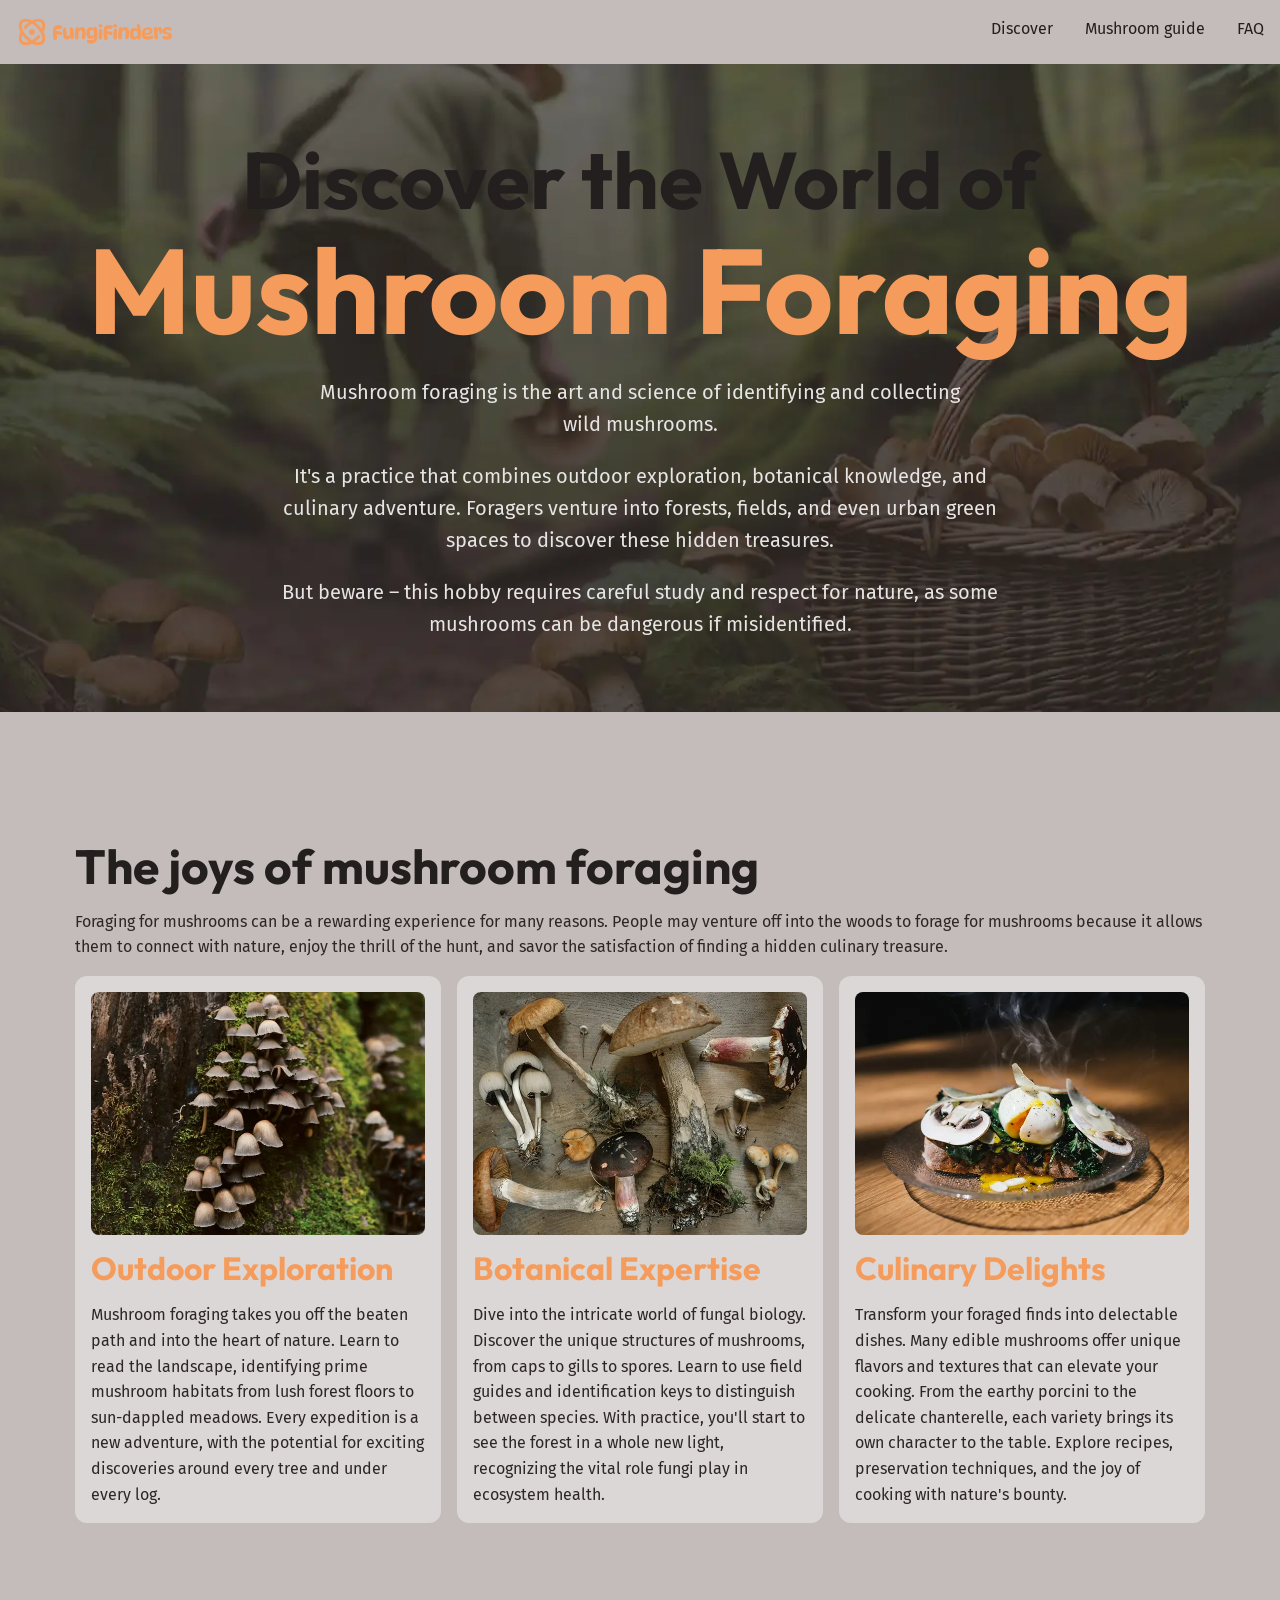
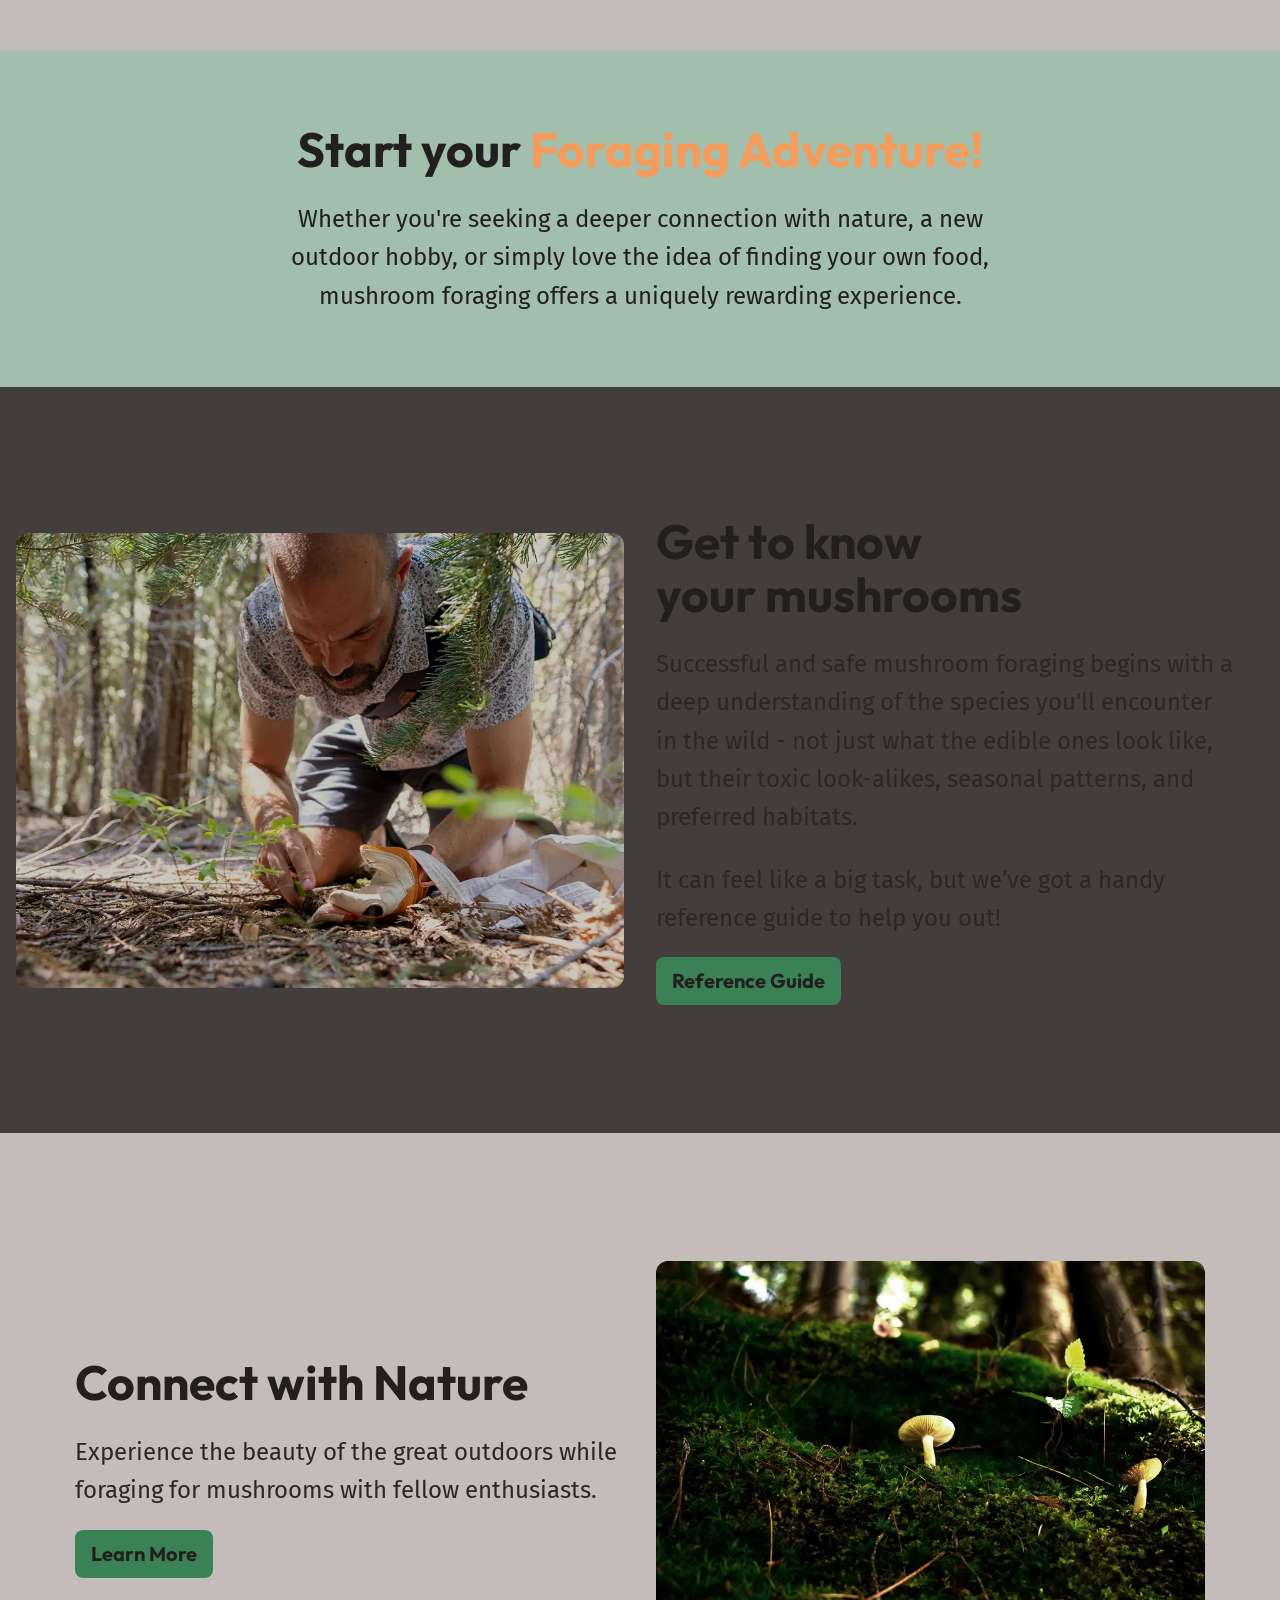
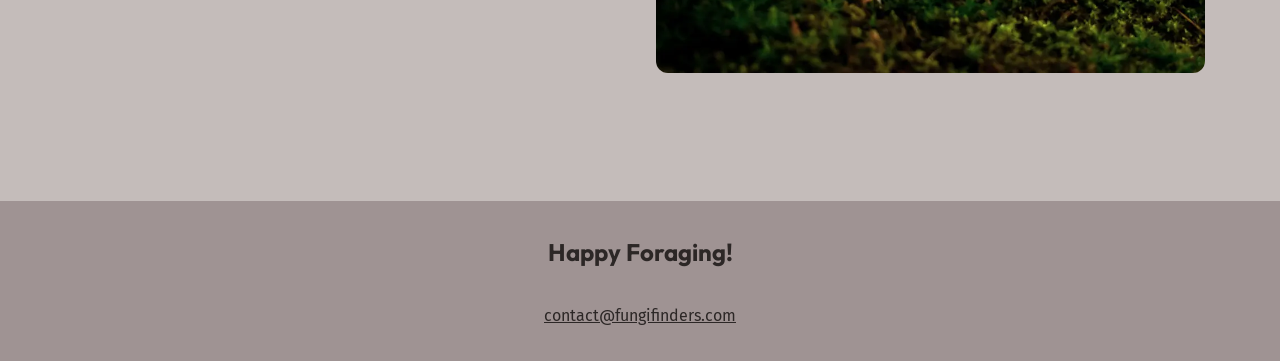
<file: public/index.html>
<!doctype html>
<html lang="en">
  <head>
    <meta charset="UTF-8" />
    <meta name="viewport" content="width=device-width, initial-scale=1.0" />
    <title>FungiFinders</title>
    <link rel="preconnect" href="https://fonts.googleapis.com" />
    <link rel="preconnect" href="https://fonts.gstatic.com" crossorigin />
    <link
      href="https://fonts.googleapis.com/css2?family=Fira+Sans:wght@400;700&family=Outfit:wght@100..900&display=swap"
      rel="stylesheet"
    />
    <link rel="stylesheet" href="style.css" />
    <script src="./main.js" defer></script>
  </head>

  <body>
    <a class="skip-to-main" href="#main">Skip to main content</a>
    <header class="site-header">
      <div class="wrapper" data-width="wide">
        <div class="site-header__inner">
          <a href="./">
            <img class="logo" src="./assets/fungi-finders.svg" />
          </a>
          <button aria-controls="primary-nav" aria-expanded="false">
            <span class="visually-hidden">Menu</span>
            <img src="./assets/hamburger.svg" alt="" />
          </button>
          <nav id="primary-nav" class="primary-navigation">
            <ul role="list">
              <li><a href="./">Discover</a></li>
              <li><a href="./mushroom-guide.html">Mushroom guide</a></li>
              <li><a href="./mushroom-guide.html#faq">FAQ</a></li>
            </ul>
          </nav>
        </div>
      </div>
    </header>

    <main id="main">
      <section class="hero flow section" data-padding="compact">
        <div class="wrapper">
          <h1 class="hero__title">
            Discover the World of <span>Mushroom Foraging</span>
          </h1>
        </div>
        <div class="wrapper" data-width="narrow">
          <div class="flow">
            <p>
              Mushroom foraging is the art and science of identifying and
              collecting wild mushrooms.
            </p>
            <p>
              It's a practice that combines outdoor exploration, botanical
              knowledge, and culinary adventure. Foragers venture into forests,
              fields, and even urban green spaces to discover these hidden
              treasures.
            </p>
            <p>
              But beware – this hobby requires careful study and respect for
              nature, as some mushrooms can be dangerous if misidentified.
            </p>
          </div>
        </div>
      </section>

      <section class="section">
        <div class="wrapper flow">
          <h2 class="section-title">The joys of mushroom foraging</h2>
          <p>
            Foraging for mushrooms can be a rewarding experience for many
            reasons. People may venture off into the woods to forage for
            mushrooms because it allows them to connect with nature, enjoy the
            thrill of the hunt, and savor the satisfaction of finding a hidden
            culinary treasure.
          </p>
          <!-- 3 columns -->
          <div class="equal-columns">
            <div class="card">
              <img
                src="./assets/outdoor-exploration.webp"
                alt="Tightly grouped brown mushrooms growing up a mossy tree trunk"
              />
              <h3 class="card__title">Outdoor Exploration</h3>
              <p>
                Mushroom foraging takes you off the beaten path and into the
                heart of nature. Learn to read the landscape, identifying prime
                mushroom habitats from lush forest floors to sun-dappled
                meadows. Every expedition is a new adventure, with the potential
                for exciting discoveries around every tree and under every log.
              </p>
            </div>
            <div class="card">
              <img
                src="./assets/botanical-expertise.webp"
                alt="Wild mushrooms on a table"
              />
              <h3 class="card__title">Botanical Expertise</h3>
              <p>
                Dive into the intricate world of fungal biology. Discover the
                unique structures of mushrooms, from caps to gills to spores.
                Learn to use field guides and identification keys to distinguish
                between species. With practice, you'll start to see the forest
                in a whole new light, recognizing the vital role fungi play in
                ecosystem health.
              </p>
            </div>
            <div class="card">
              <img
                src="./assets/culinary-delight.webp"
                alt="A plate of food with mushrooms on top"
              />
              <h3 class="card__title">Culinary Delights</h3>
              <p>
                Transform your foraged finds into delectable dishes. Many edible
                mushrooms offer unique flavors and textures that can elevate
                your cooking. From the earthy porcini to the delicate
                chanterelle, each variety brings its own character to the table.
                Explore recipes, preservation techniques, and the joy of cooking
                with nature's bounty.
              </p>
            </div>
          </div>
        </div>
      </section>

      <section
        class="background-accent text-center section"
        data-padding="compact"
      >
        <div class="wrapper" data-width="narrow">
          <div class="flow font-size-lg text-high-contrast">
            <h2 class="section-title">
              Start your
              <span class="text-brand">Foraging Adventure!</span>
            </h2>
            <p>
              Whether you're seeking a deeper connection with nature, a new
              outdoor hobby, or simply love the idea of finding your own food,
              mushroom foraging offers a uniquely rewarding experience.
            </p>
          </div>
        </div>
      </section>

      <section class="background-extra-dark section">
        <!-- 2 columns -->
        <div class="wrapper" data-width="wide">
          <div class="equal-columns" data-gap="large" data-alignment="centered">
            <img
              src="./assets/get-to-know.webp"
              alt="A man on his knees collecting mushrooms in the forests"
            />
            <div class="flow font-size-lg">
              <h2 class="section-title">Get to know your mushrooms</h2>
              <p>
                Successful and safe mushroom foraging begins with a deep
                understanding of the species you'll encounter in the wild - not
                just what the edible ones look like, but their toxic
                look-alikes, seasonal patterns, and preferred habitats.
              </p>
              <p>
                It can feel like a big task, but we’ve got a handy reference
                guide to help you out!
              </p>
              <a href="#" class="button">Reference Guide</a>
            </div>
          </div>
        </div>
      </section>

      <section class="section">
        <!-- 2 columns -->
        <div class="wrapper">
          <div class="equal-columns" data-gap="large" data-alignment="centered">
            <div class="flow font-size-lg">
              <h2 class="section-title">Connect with Nature</h2>
              <p>
                Experience the beauty of the great outdoors while foraging for
                mushrooms with fellow enthusiasts.
              </p>
              <a href="#" class="button">
                Learn More
                <span class="visually-hidden">
                  about mushrooms with our helpful reference guide
                </span>
              </a>
            </div>

            <div>
              <img
                src="./assets/nature.webp"
                alt="Two white mushrooms growing on a mossy forest floor"
              />
            </div>
          </div>
        </div>
      </section>
    </main>

    <footer class="site-footer">
      <p class="site-footer__title">Happy Foraging!</p>
      <a href="mailto:contact@fungifinders.com">contact@fungifinders.com</a>
    </footer>
  </body>
</html>
</file>
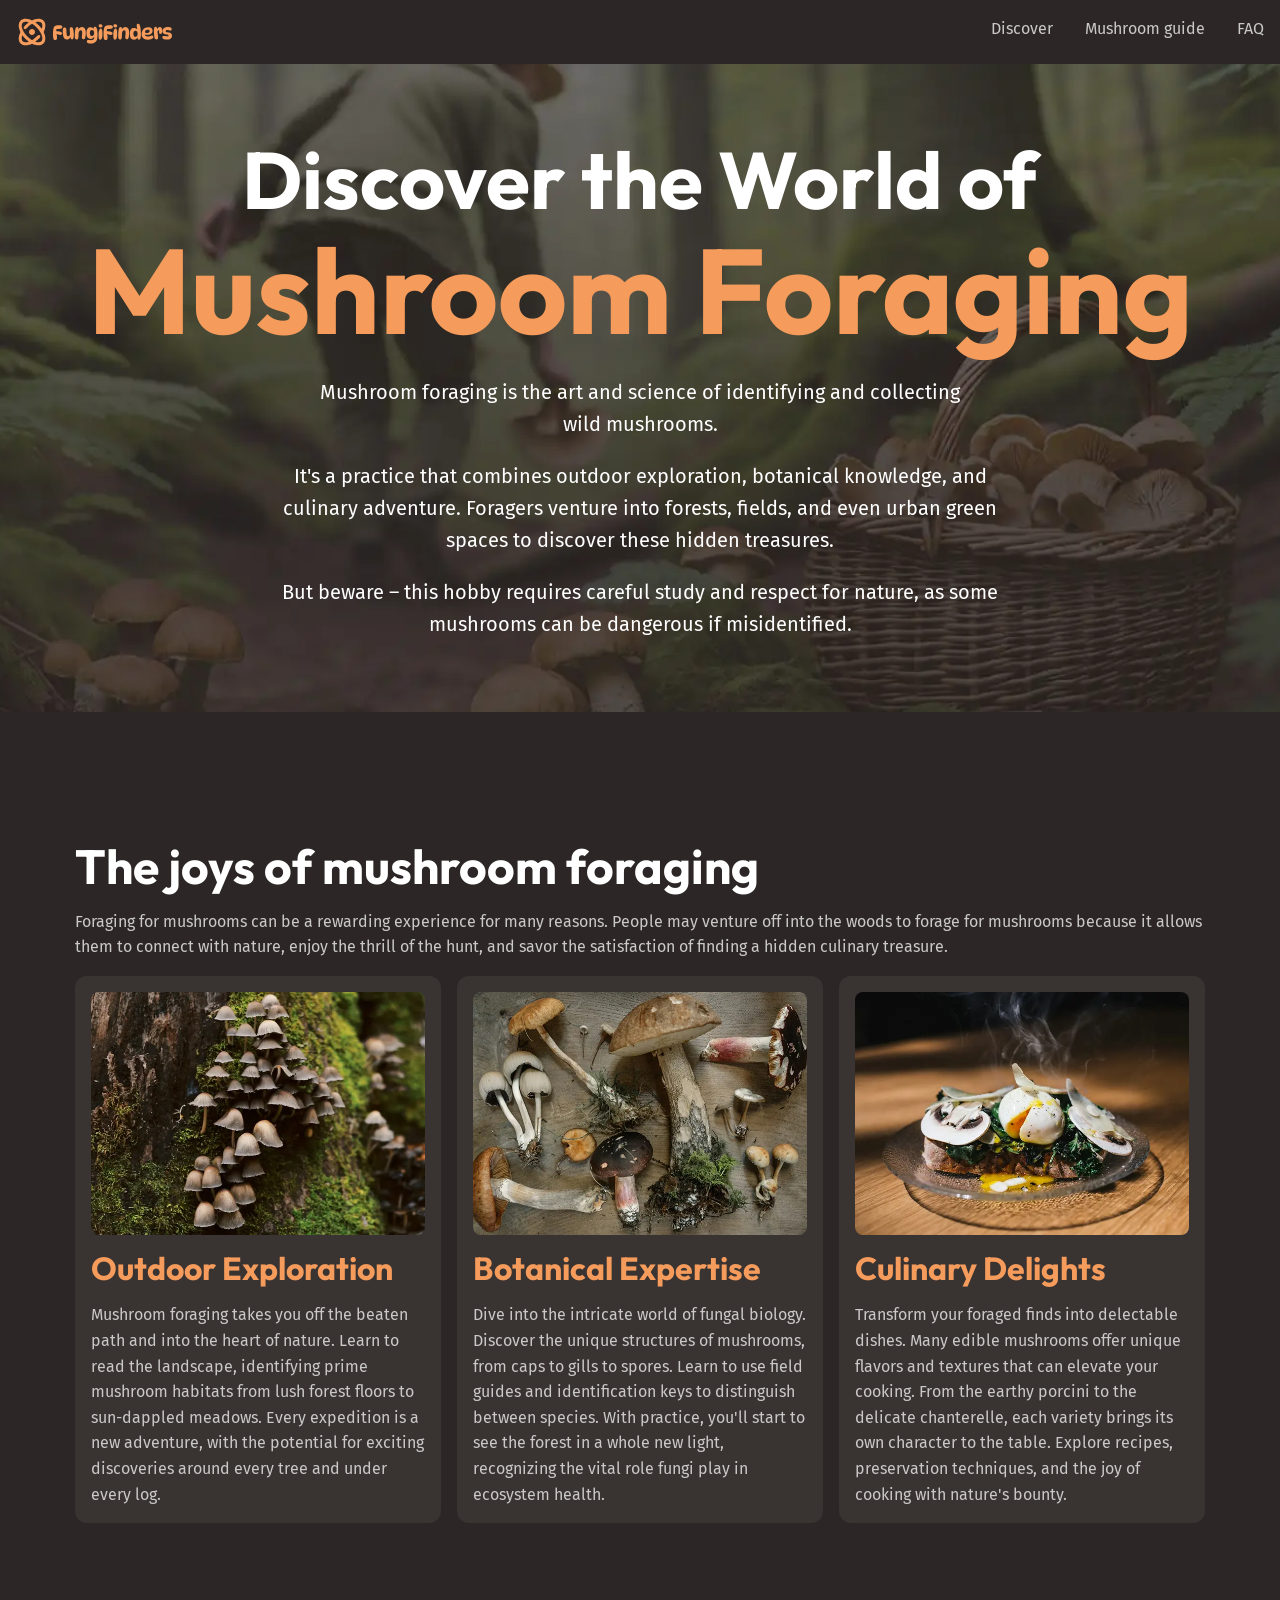
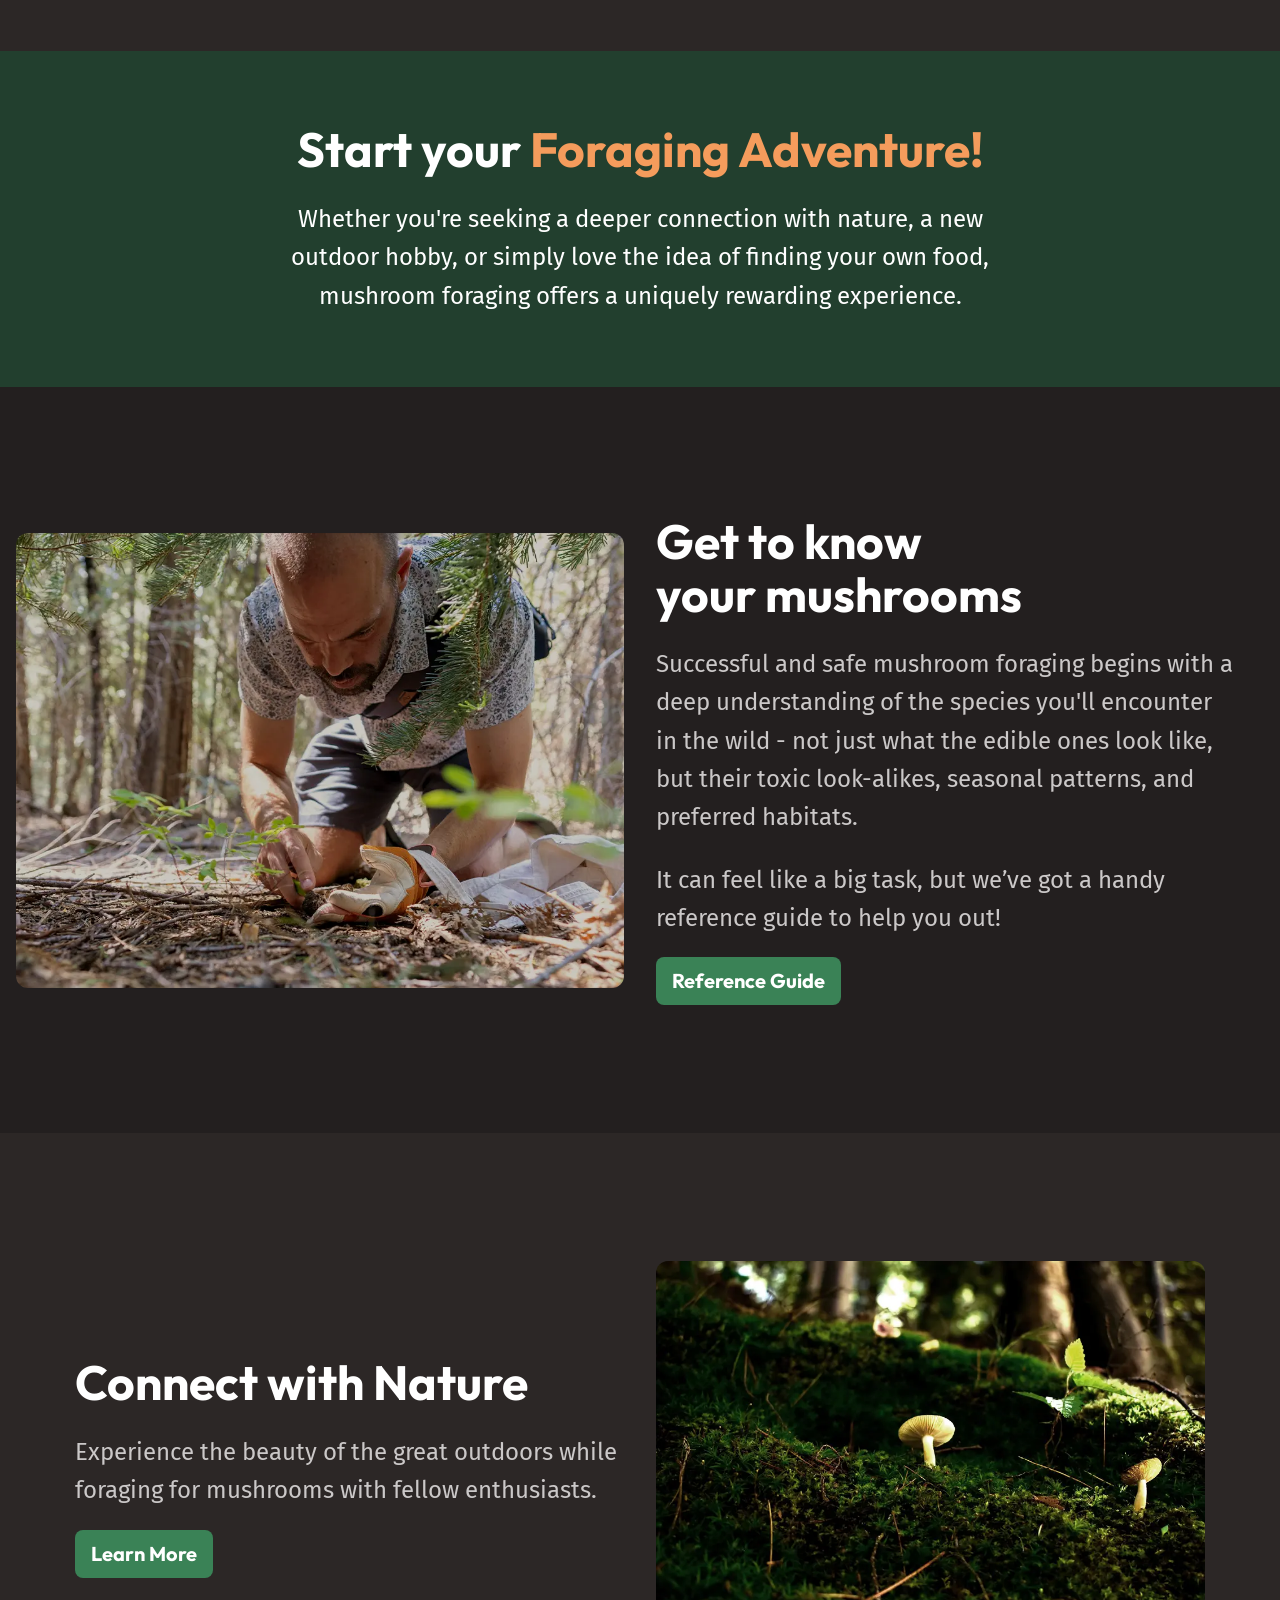
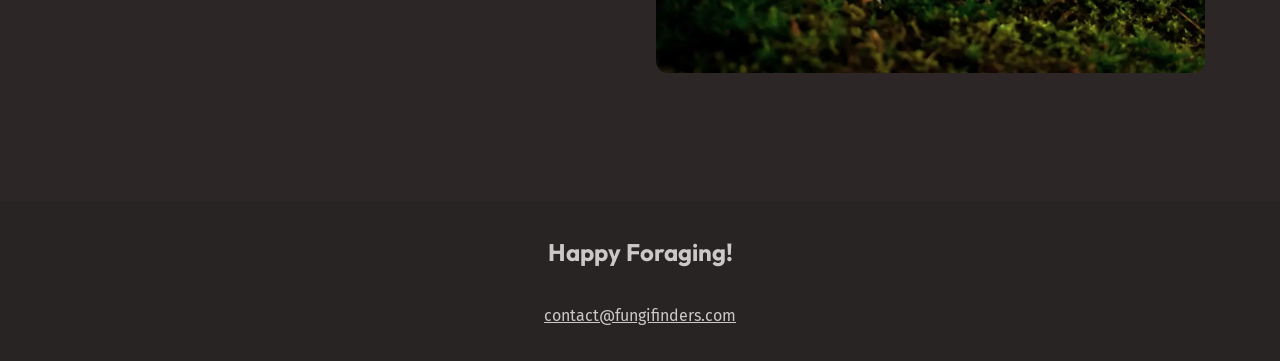
<file: src/index.html>
<!doctype html>
<html lang="en">
  <head>
    <meta charset="UTF-8" />
    <meta name="viewport" content="width=device-width, initial-scale=1.0" />
    <title>FungiFinders</title>
    <link rel="preconnect" href="https://fonts.googleapis.com" />
    <link rel="preconnect" href="https://fonts.gstatic.com" crossorigin />
    <link
      href="https://fonts.googleapis.com/css2?family=Fira+Sans:wght@400;700&family=Outfit:wght@100..900&display=swap"
      rel="stylesheet"
    />
    <link rel="stylesheet" href="style.css" />
  </head>

  <body>
    <header class="site-header">
      <div class="wrapper" data-width="wide">
        <div class="site-header__inner">
          <a href="/">
            <img class="logo" src="../assets/fungi-finders.svg" />
          </a>
          <nav class="primary-navigation">
            <ul>
              <li href="#">Discover</li>
              <li href="#">Mushroom guide</li>
              <li href="#">FAQ</li>
            </ul>
          </nav>
        </div>
      </div>
    </header>

    <main>
      <section class="hero flow section" data-padding="compact">
        <div class="wrapper">
          <h1 class="hero__title">
            Discover the World of <span>Mushroom Foraging</span>
          </h1>
        </div>
        <div class="wrapper" data-width="narrow">
          <div class="flow">
            <p>
              Mushroom foraging is the art and science of identifying and
              collecting wild mushrooms.
            </p>
            <p>
              It's a practice that combines outdoor exploration, botanical
              knowledge, and culinary adventure. Foragers venture into forests,
              fields, and even urban green spaces to discover these hidden
              treasures.
            </p>
            <p>
              But beware – this hobby requires careful study and respect for
              nature, as some mushrooms can be dangerous if misidentified.
            </p>
          </div>
        </div>
      </section>

      <section class="section">
        <div class="wrapper flow">
          <h2 class="section-title">The joys of mushroom foraging</h2>
          <p>
            Foraging for mushrooms can be a rewarding experience for many
            reasons. People may venture off into the woods to forage for
            mushrooms because it allows them to connect with nature, enjoy the
            thrill of the hunt, and savor the satisfaction of finding a hidden
            culinary treasure.
          </p>
          <!-- 3 columns -->
          <div class="equal-columns">
            <div class="card">
              <img
                src="../assets/outdoor-exploration.webp"
                alt="Tightly grouped brown mushrooms growing up a mossy tree trunk"
              />
              <h3 class="card__title">Outdoor Exploration</h3>
              <p>
                Mushroom foraging takes you off the beaten path and into the
                heart of nature. Learn to read the landscape, identifying prime
                mushroom habitats from lush forest floors to sun-dappled
                meadows. Every expedition is a new adventure, with the potential
                for exciting discoveries around every tree and under every log.
              </p>
            </div>
            <div class="card">
              <img
                src="../assets/botanical-expertise.webp"
                alt="Wild mushrooms on a table"
              />
              <h3 class="card__title">Botanical Expertise</h3>
              <p>
                Dive into the intricate world of fungal biology. Discover the
                unique structures of mushrooms, from caps to gills to spores.
                Learn to use field guides and identification keys to distinguish
                between species. With practice, you'll start to see the forest
                in a whole new light, recognizing the vital role fungi play in
                ecosystem health.
              </p>
            </div>
            <div class="card">
              <img
                src="../assets/culinary-delight.webp"
                alt="A plate of food with mushrooms on top"
              />
              <h3 class="card__title">Culinary Delights</h3>
              <p>
                Transform your foraged finds into delectable dishes. Many edible
                mushrooms offer unique flavors and textures that can elevate
                your cooking. From the earthy porcini to the delicate
                chanterelle, each variety brings its own character to the table.
                Explore recipes, preservation techniques, and the joy of cooking
                with nature's bounty.
              </p>
            </div>
          </div>
        </div>
      </section>

      <section
        class="background-accent text-center section"
        data-padding="compact"
      >
        <div class="wrapper" data-width="narrow">
          <div class="flow font-size-lg text-high-contrast">
            <h2 class="section-title">
              Start your
              <span class="text-brand">Foraging Adventure!</span>
            </h2>
            <p>
              Whether you're seeking a deeper connection with nature, a new
              outdoor hobby, or simply love the idea of finding your own food,
              mushroom foraging offers a uniquely rewarding experience.
            </p>
          </div>
        </div>
      </section>

      <section class="background-extra-dark section">
        <!-- 2 columns -->
        <div class="wrapper" data-width="wide">
          <div class="equal-columns" data-gap="large" data-alignment="centered">
            <img
              src="../assets/get-to-know.webp"
              alt="A man on his knees collecting mushrooms in the forests"
            />
            <div class="flow font-size-lg">
              <h2 class="section-title">Get to know your mushrooms</h2>
              <p>
                Successful and safe mushroom foraging begins with a deep
                understanding of the species you'll encounter in the wild - not
                just what the edible ones look like, but their toxic
                look-alikes, seasonal patterns, and preferred habitats.
              </p>
              <p>
                It can feel like a big task, but we’ve got a handy reference
                guide to help you out!
              </p>
              <a href="#" class="button">Reference Guide</a>
            </div>
          </div>
        </div>
      </section>

      <section class="section">
        <!-- 2 columns -->
        <div class="wrapper">
          <div class="equal-columns" data-gap="large" data-alignment="centered">
            <div class="flow font-size-lg">
              <h2 class="section-title">Connect with Nature</h2>
              <p>
                Experience the beauty of the great outdoors while foraging for
                mushrooms with fellow enthusiasts.
              </p>
              <a href="#" class="button">
                Learn More
                <span class="visually-hidden">
                  about mushrooms with our helpful reference guide
                </span>
              </a>
            </div>

            <div>
              <img
                src="../assets/nature.webp"
                alt="Two white mushrooms growing on a mossy forest floor"
              />
            </div>
          </div>
        </div>
      </section>
    </main>

    <footer class="site-footer">
      <p class="site-footer__title">Happy Foraging!</p>
      <a href="mailto:contact@fungifinders.com">contact@fungifinders.com</a>
    </footer>
  </body>
</html>
</file>
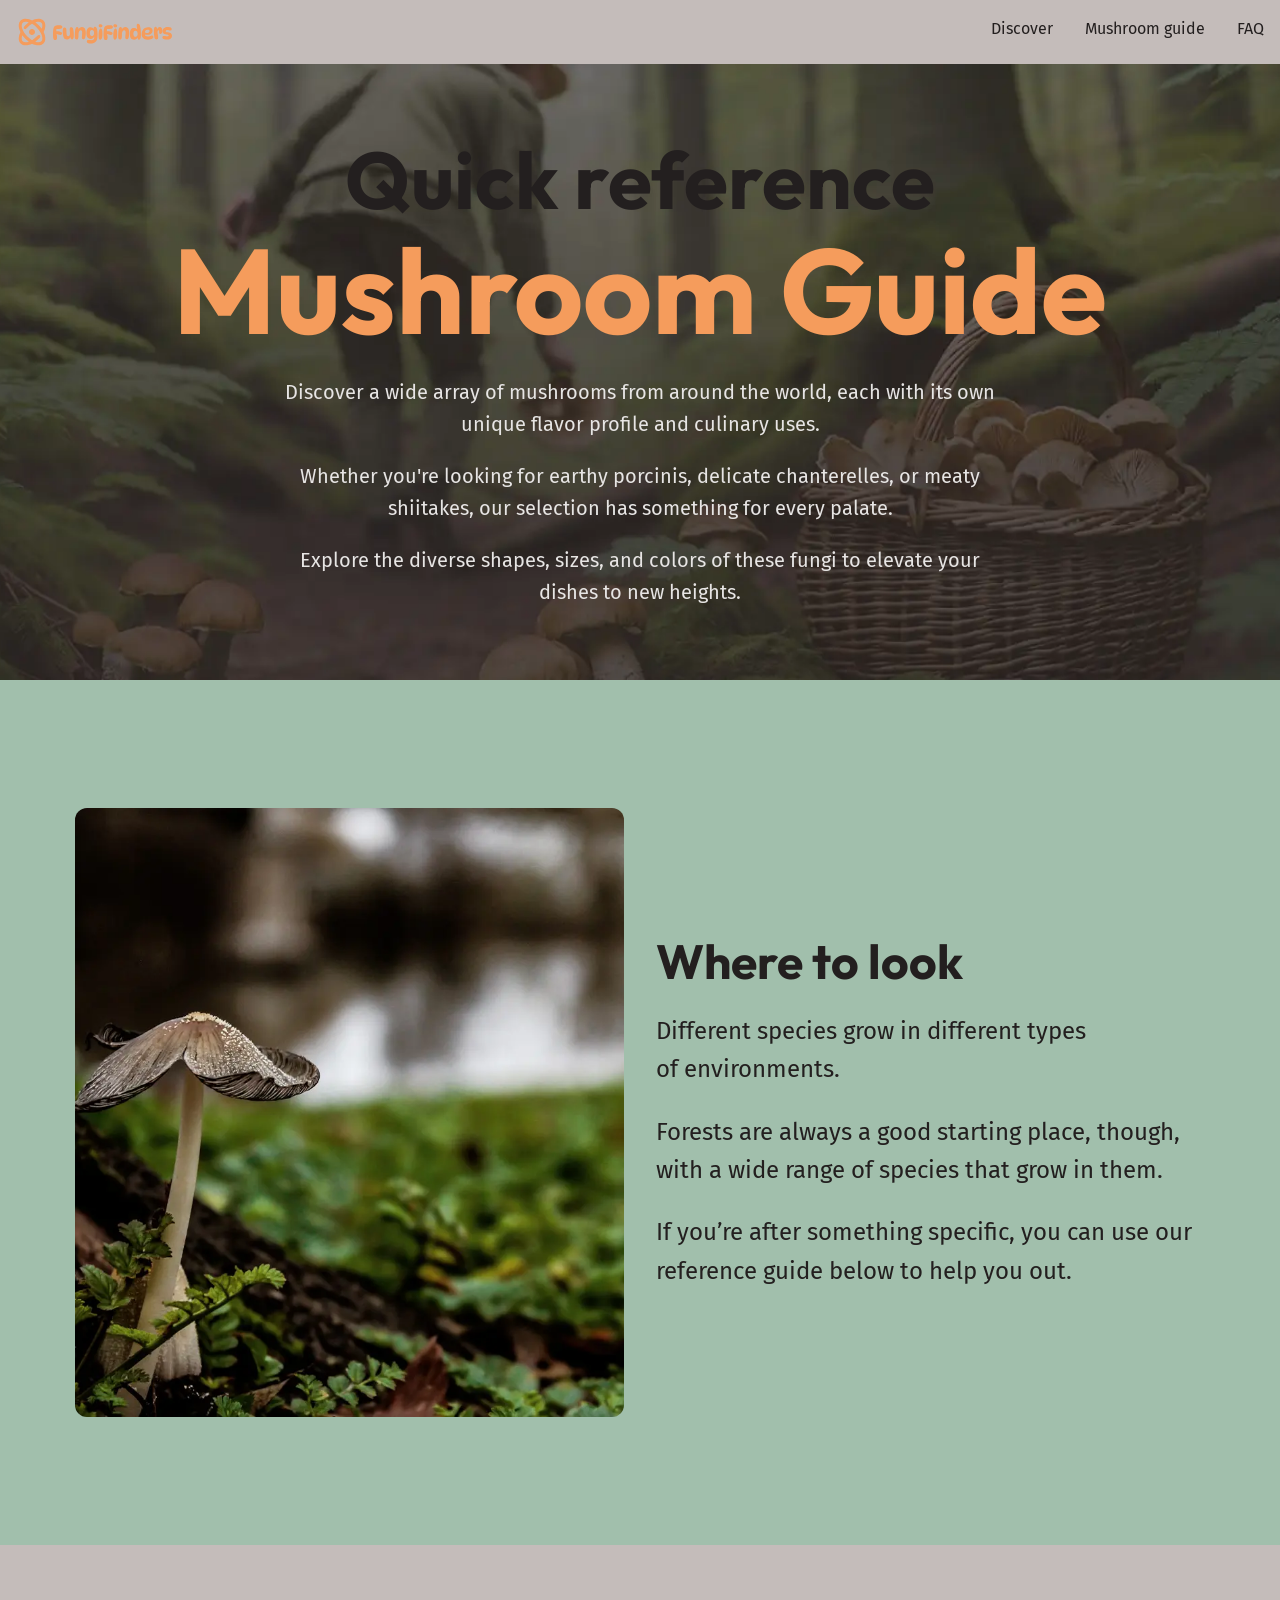
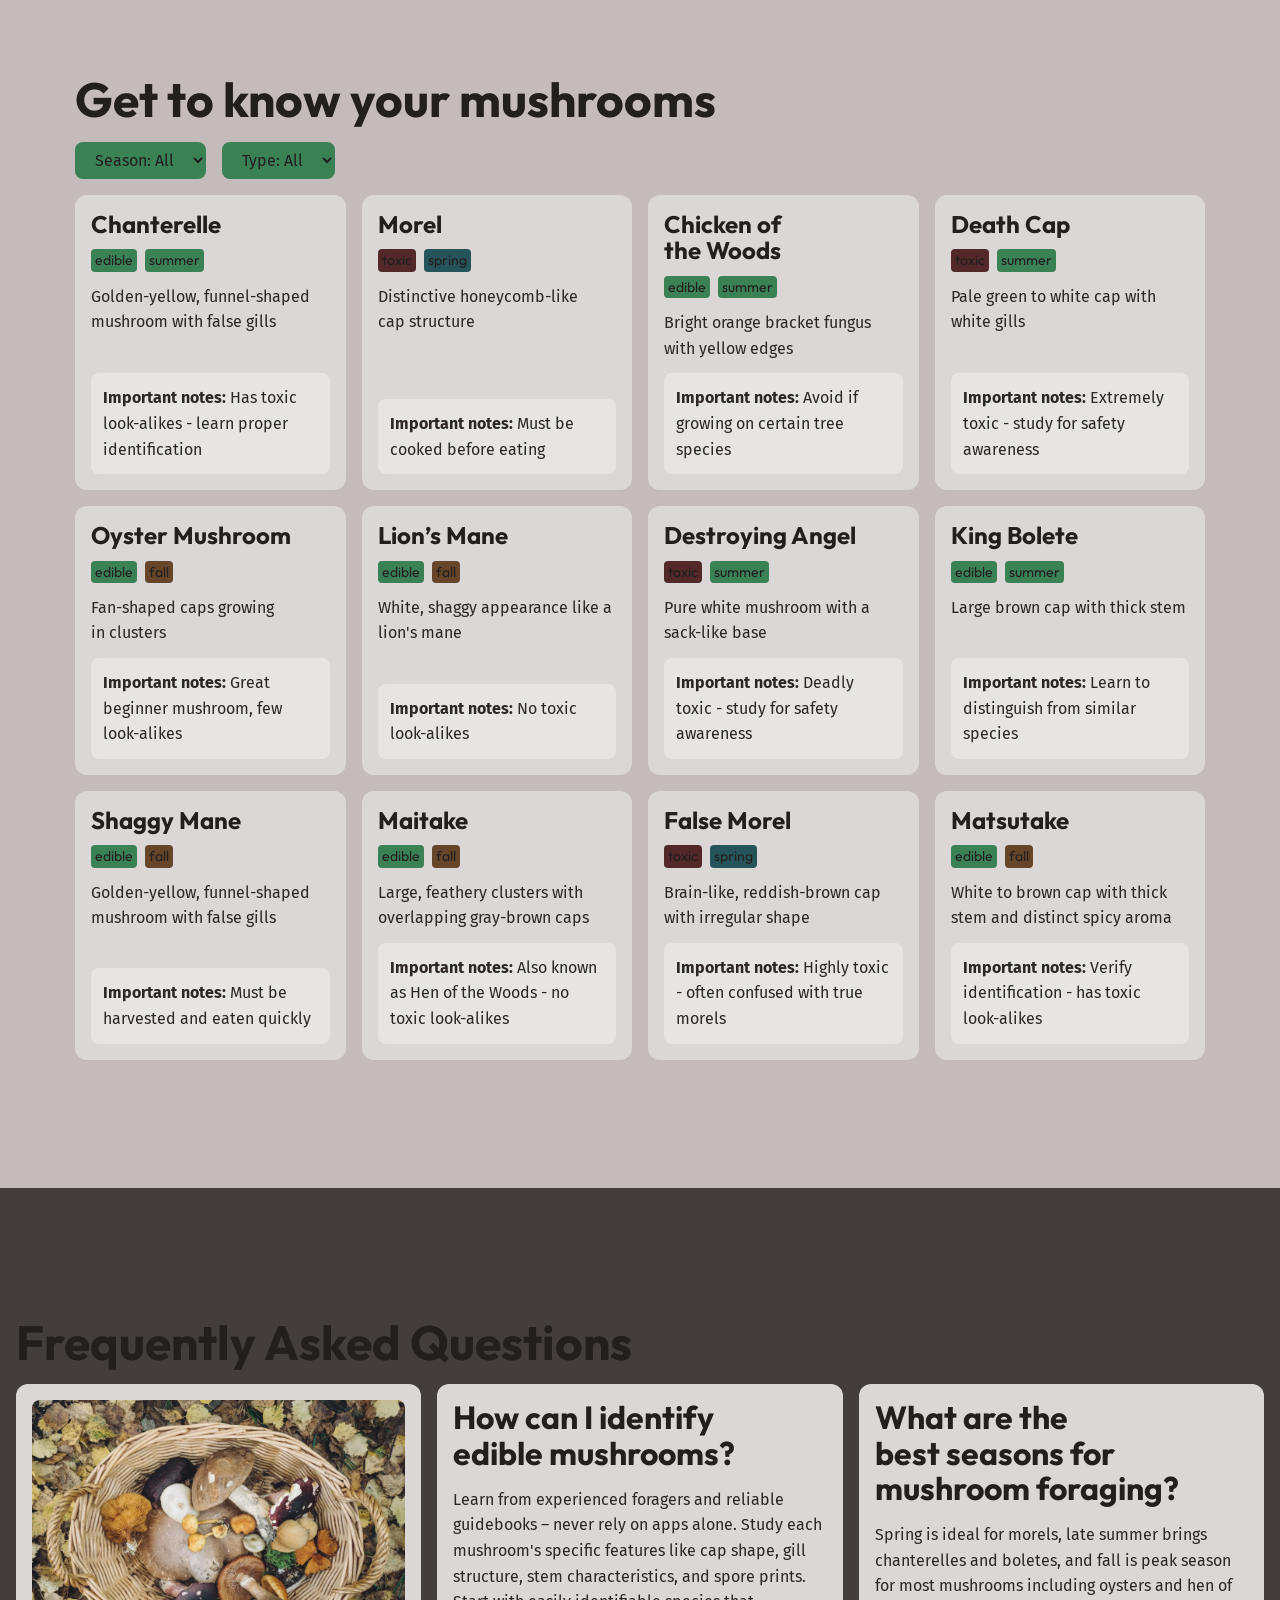
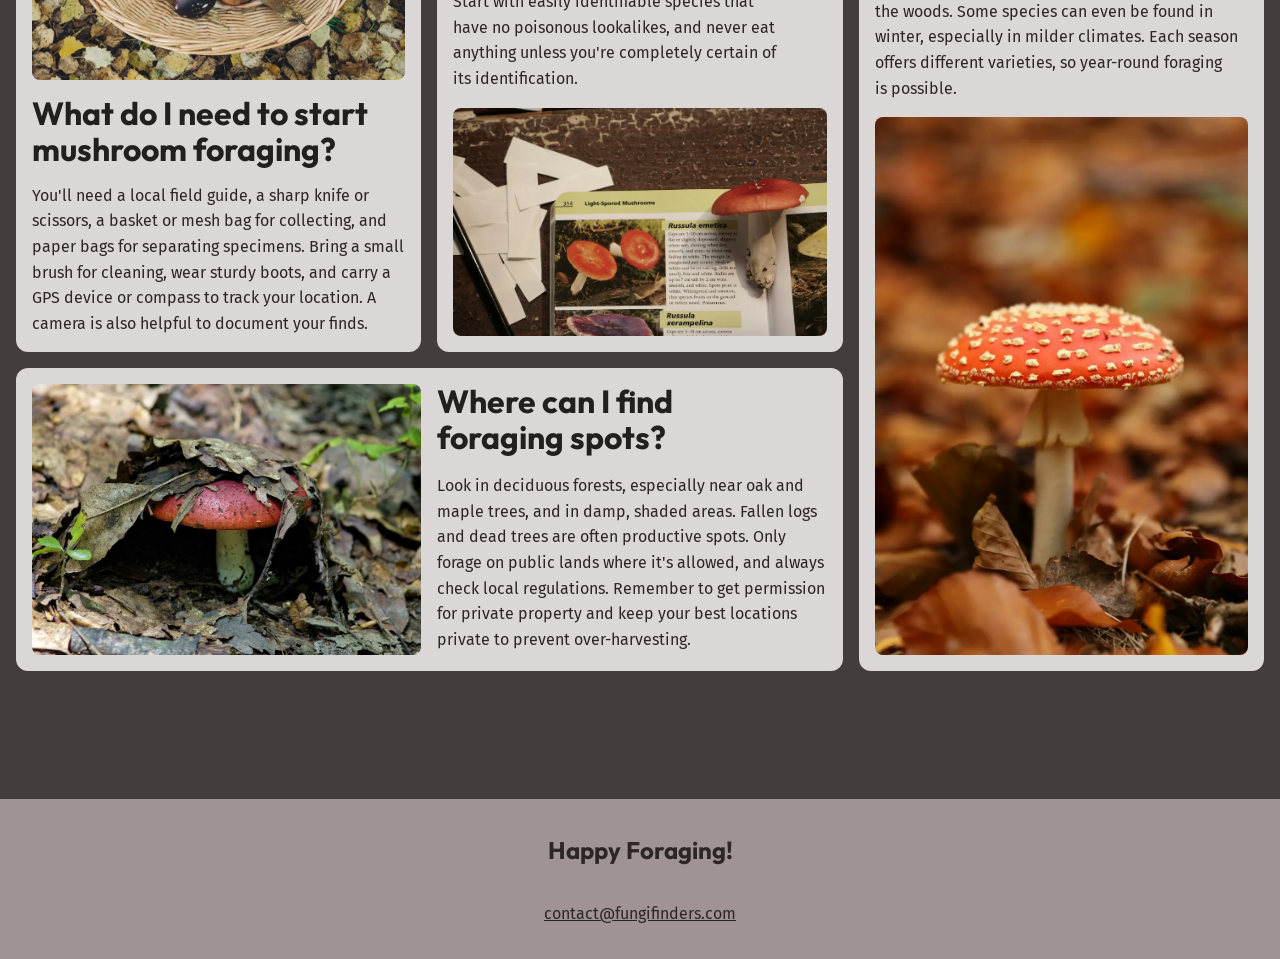
<file: public/mushroom-guide.html>
<!doctype html>
<html lang="en">
  <head>
    <meta charset="UTF-8" />
    <meta name="viewport" content="width=device-width, initial-scale=1.0" />
    <title>FungiFinders</title>
    <link rel="preconnect" href="https://fonts.googleapis.com" />
    <link rel="preconnect" href="https://fonts.gstatic.com" crossorigin />
    <link
      href="https://fonts.googleapis.com/css2?family=Fira+Sans:wght@400;700&family=Outfit:wght@100..900&display=swap"
      rel="stylesheet"
    />
    <link rel="stylesheet" href="style.css" />
    <script src="./main.js" defer></script>
    <script src="./mushroom-filter.js" defer></script>
  </head>

  <body>
    <a class="skip-to-main" href="#main">Skip to main content</a>
    <header class="site-header">
      <div class="wrapper" data-width="wide">
        <div class="site-header__inner">
          <a href="/">
            <img class="logo" src="./assets/fungi-finders.svg" />
          </a>
          <button aria-controls="primary-nav" aria-expanded="false">
            <span class="visually-hidden">Menu</span>
            <img src="./assets/hamburger.svg" alt="" />
          </button>
          <nav id="primary-nav" class="primary-navigation">
            <ul role="list">
              <li><a href="./">Discover</a></li>
              <li><a href="./mushroom-guide.html">Mushroom guide</a></li>
              <li><a href="./mushroom-guide.html#faq">FAQ</a></li>
            </ul>
          </nav>
        </div>
      </div>
    </header>

    <main id="main">
      <section class="hero flow section" data-padding="compact">
        <div class="wrapper">
          <h1 class="hero__title">
            Quick reference <span>Mushroom Guide</span>
          </h1>
        </div>
        <div class="wrapper" data-width="narrow">
          <div class="flow">
            <p>
              Discover a wide array of mushrooms from around the world, each
              with its own unique flavor profile and culinary uses.
            </p>
            <p>
              Whether you're looking for earthy porcinis, delicate chanterelles,
              or meaty shiitakes, our selection has something for every palate.
            </p>
            <p>
              Explore the diverse shapes, sizes, and colors of these fungi to
              elevate your dishes to new heights.
            </p>
          </div>
        </div>
      </section>
      <!-- Where to look -->
      <section class="background-accent section">
        <div class="wrapper">
          <div class="equal-columns" data-alignment="centered" data-gap="large">
            <div>
              <img
                src="./assets/where-to-look.webp"
                alt="A white mushroom with a large cap in the forest"
              />
            </div>
            <div class="flow font-size-lg text-high-contrast">
              <h2 class="section-title">Where to look</h2>
              <p>Different species grow in different types of environments.</p>
              <p>
                Forests are always a good starting place, though, with a wide
                range of species that grow in them.
              </p>
              <p>
                If you’re after something specific, you can use our reference
                guide below to help you out.
              </p>
            </div>
          </div>
        </div>
      </section>

      <section class="mushroom-guide section">
        <div class="wrapper">
          <div class="flow">
            <h2 class="section-title">Get to know your mushrooms</h2>
            <div class="flex-group">
              <select name="season" id="season" hidden>
                <option value="all">Season: All</option>
                <option value="spring">Spring</option>
                <option value="summer">Summer</option>
                <option value="fall">Fall</option>
              </select>
              <select name="edible" id="edible" hidden>
                <option value="all">Type: All</option>
                <option value="edible">Edible</option>
                <option value="toxic">Toxic</option>
              </select>
            </div>

            <!-- grid of mushrooms -->
            <div class="grid-auto-fill">
              <div class="card">
                <h3 class="card__title">Chanterelle</h3>
                <ul
                  class="tag-list"
                  role="list"
                  aria-label="Mushroom characteristics"
                >
                  <li data-edible="edible">
                    <span class="visually-hidden">This mush room is</span>edible
                  </li>
                  <li data-season="summer">
                    <span class="visually-hidden"
                      >Best season to harvest this mushroom is</span
                    >summer
                  </li>
                </ul>
                <p>Golden-yellow, funnel-shaped mushroom with false gills</p>
                <div class="card__note">
                  <strong>Important notes:</strong>
                  Has toxic look-alikes - learn proper identification
                </div>
              </div>

              <div class="card">
                <h3 class="card__title">Morel</h3>
                <ul
                  class="tag-list"
                  role="list"
                  aria-label="Mushroom characteristics"
                >
                  <li data-edible="toxic">
                    <span class="visually-hidden">This mush room is</span>toxic
                  </li>
                  <li data-season="spring">
                    <span class="visually-hidden"
                      >Best season to harvest this mushroom is</span
                    >spring
                  </li>
                </ul>
                <p>Distinctive honeycomb-like cap structure</p>
                <div class="card__note">
                  <strong>Important notes:</strong>
                  Must be cooked before eating
                </div>
              </div>

              <div class="card">
                <h3 class="card__title">Chicken of the Woods</h3>
                <ul
                  class="tag-list"
                  role="list"
                  aria-label="Mushroom characteristics"
                >
                  <li data-edible="edible">
                    <span class="visually-hidden">This mush room is</span>edible
                  </li>
                  <li data-season="summer">
                    <span class="visually-hidden"
                      >Best season to harvest this mushroom is</span
                    >summer
                  </li>
                </ul>
                <p>Bright orange bracket fungus with yellow edges</p>
                <div class="card__note">
                  <strong>Important notes:</strong>
                  Avoid if growing on certain tree species
                </div>
              </div>

              <div class="card">
                <h3 class="card__title">Death Cap</h3>
                <ul
                  class="tag-list"
                  role="list"
                  aria-label="Mushroom characteristics"
                >
                  <li data-edible="toxic">
                    <span class="visually-hidden">This mush room is</span>toxic
                  </li>
                  <li data-season="summer">
                    <span class="visually-hidden"
                      >Best season to harvest this mushroom is</span
                    >summer
                  </li>
                </ul>
                <p>Pale green to white cap with white gills</p>
                <div class="card__note">
                  <strong>Important notes:</strong>
                  Extremely toxic - study for safety awareness
                </div>
              </div>

              <div class="card">
                <h3 class="card__title">Oyster Mushroom</h3>
                <ul
                  class="tag-list"
                  role="list"
                  aria-label="Mushroom characteristics"
                >
                  <li data-edible="edible">
                    <span class="visually-hidden">This mush room is</span>edible
                  </li>
                  <li data-season="fall">
                    <span class="visually-hidden"
                      >Best season to harvest this mushroom is</span
                    >fall
                  </li>
                </ul>
                <p>Fan-shaped caps growing in clusters</p>
                <div class="card__note">
                  <strong>Important notes:</strong>
                  Great beginner mushroom, few look-alikes
                </div>
              </div>

              <div class="card">
                <h3 class="card__title">Lion’s Mane</h3>
                <ul
                  class="tag-list"
                  role="list"
                  aria-label="Mushroom characteristics"
                >
                  <li data-edible="edible">
                    <span class="visually-hidden">This mush room is</span>edible
                  </li>
                  <li data-season="fall">
                    <span class="visually-hidden"
                      >Best season to harvest this mushroom is</span
                    >fall
                  </li>
                </ul>
                <p>White, shaggy appearance like a lion's mane</p>
                <div class="card__note">
                  <strong>Important notes:</strong>
                  No toxic look-alikes
                </div>
              </div>

              <div class="card">
                <h3 class="card__title">Destroying Angel</h3>
                <ul
                  class="tag-list"
                  role="list"
                  aria-label="Mushroom characteristics"
                >
                  <li data-edible="toxic">
                    <span class="visually-hidden">This mush room is</span>toxic
                  </li>
                  <li data-season="summer">
                    <span class="visually-hidden"
                      >Best season to harvest this mushroom is</span
                    >summer
                  </li>
                </ul>
                <p>Pure white mushroom with a sack-like base</p>
                <div class="card__note">
                  <strong>Important notes:</strong>
                  Deadly toxic - study for safety awareness
                </div>
              </div>

              <div class="card">
                <h3 class="card__title">King Bolete</h3>
                <ul
                  class="tag-list"
                  role="list"
                  aria-label="Mushroom characteristics"
                >
                  <li data-edible="edible">
                    <span class="visually-hidden">This mush room is</span>edible
                  </li>
                  <li data-season="summer">
                    <span class="visually-hidden"
                      >Best season to harvest this mushroom is</span
                    >summer
                  </li>
                </ul>
                <p>Large brown cap with thick stem</p>
                <div class="card__note">
                  <strong>Important notes:</strong>
                  Learn to distinguish from similar species
                </div>
              </div>

              <div class="card">
                <h3 class="card__title">Shaggy Mane</h3>
                <ul
                  class="tag-list"
                  role="list"
                  aria-label="Mushroom characteristics"
                >
                  <li data-edible="edible">
                    <span class="visually-hidden">This mush room is</span>edible
                  </li>
                  <li data-season="fall">
                    <span class="visually-hidden"
                      >Best season to harvest this mushroom is</span
                    >fall
                  </li>
                </ul>
                <p>Golden-yellow, funnel-shaped mushroom with false gills</p>
                <div class="card__note">
                  <strong>Important notes:</strong>
                  Must be harvested and eaten quickly
                </div>
              </div>

              <div class="card">
                <h3 class="card__title">Maitake</h3>
                <ul
                  class="tag-list"
                  role="list"
                  aria-label="Mushroom characteristics"
                >
                  <li data-edible="edible">
                    <span class="visually-hidden">This mush room is</span>edible
                  </li>
                  <li data-season="fall">
                    <span class="visually-hidden"
                      >Best season to harvest this mushroom is</span
                    >fall
                  </li>
                </ul>
                <p>Large, feathery clusters with overlapping gray-brown caps</p>
                <div class="card__note">
                  <strong>Important notes:</strong>
                  Also known as Hen of the Woods - no toxic look-alikes
                </div>
              </div>

              <div class="card">
                <h3 class="card__title">False Morel</h3>
                <ul
                  class="tag-list"
                  role="list"
                  aria-label="Mushroom characteristics"
                >
                  <li data-edible="toxic">
                    <span class="visually-hidden">This mush room is</span>toxic
                  </li>
                  <li data-season="spring">
                    <span class="visually-hidden"
                      >Best season to harvest this mushroom is</span
                    >spring
                  </li>
                </ul>
                <p>Brain-like, reddish-brown cap with irregular shape</p>
                <div class="card__note">
                  <strong>Important notes:</strong>
                  Highly toxic - often confused with true morels
                </div>
              </div>

              <div class="card">
                <h3 class="card__title">Matsutake</h3>
                <ul
                  class="tag-list"
                  role="list"
                  aria-label="Mushroom characteristics"
                >
                  <li data-edible="edible">
                    <span class="visually-hidden">This mush room is</span>edible
                  </li>
                  <li data-season="fall">
                    <span class="visually-hidden"
                      >Best season to harvest this mushroom is</span
                    >fall
                  </li>
                </ul>
                <p>
                  White to brown cap with thick stem and distinct spicy aroma
                </p>
                <div class="card__note">
                  <strong>Important notes:</strong>
                  Verify identification - has toxic look-alikes
                </div>
              </div>
              <!-- No matches -->
              <div class="no-matches" hidden>No matches for these filters</div>
            </div>
          </div>
        </div>
      </section>

      <!-- FAQ -->
      <section id="faq" class="background-extra-dark section">
        <div class="wrapper flow" data-width="wide">
          <h2 class="section-title">Frequently Asked Questions</h2>

          <div class="faq-bento">
            <div class="card">
              <img
                src="./assets/start-foraging.webp"
                alt="A basket full of wild mushrooms"
              />
              <h3 class="card__title">
                What do I need to start mushroom foraging?
              </h3>
              <p>
                You'll need a local field guide, a sharp knife or scissors, a
                basket or mesh bag for collecting, and paper bags for separating
                specimens. Bring a small brush for cleaning, wear sturdy boots,
                and carry a GPS device or compass to track your location. A
                camera is also helpful to document your finds.
              </p>
            </div>

            <div class="card">
              <img
                src="./assets/identify-mushrooms.webp"
                alt="A mushroom on top of the book showing information about the mushroom"
              />
              <h3 class="card__title">How can I identify edible mushrooms?</h3>
              <p>
                Learn from experienced foragers and reliable guidebooks – never
                rely on apps alone. Study each mushroom's specific features like
                cap shape, gill structure, stem characteristics, and spore
                prints. Start with easily identifiable species that have no
                poisonous lookalikes, and never eat anything unless you're
                completely certain of its identification.
              </p>
            </div>

            <div class="card">
              <img
                src="./assets/where-to-find.webp"
                alt="A mushroom with a red cap, poking out from a pile of leaves"
              />
              <h3 class="card__title">Where can I find foraging spots?</h3>
              <p>
                Look in deciduous forests, especially near oak and maple trees,
                and in damp, shaded areas. Fallen logs and dead trees are often
                productive spots. Only forage on public lands where it's
                allowed, and always check local regulations. Remember to get
                permission for private property and keep your best locations
                private to prevent over-harvesting.
              </p>
            </div>

            <div class="card">
              <img
                src="./assets/best-seasons.webp"
                alt="A red capped mushroom with white dots on it, growing out of a leafy forest floor"
              />
              <h3 class="card__title">
                What are the best seasons for mushroom foraging?
              </h3>
              <p>
                Spring is ideal for morels, late summer brings chanterelles and
                boletes, and fall is peak season for most mushrooms including
                oysters and hen of the woods. Some species can even be found in
                winter, especially in milder climates. Each season offers
                different varieties, so year-round foraging is possible.
              </p>
            </div>
          </div>
        </div>
      </section>
    </main>

    <footer class="site-footer">
      <p class="site-footer__title">Happy Foraging!</p>
      <a href="mailto:contact@fungifinders.com">contact@fungifinders.com</a>
    </footer>
  </body>
</html>
</file>
<file: public/style.css>
@view-transition {
  navigation: auto;
}

@layer reset {
  *,
  *::before,
  *::after {
    box-sizing: border-box;
  }

  /* https://kilianvalkhof.com/2022/css-html/your-css-reset-needs-text-size-adjust-probably/ */
  html {
    -moz-text-size-adjust: none;
    -webkit-text-size-adjust: none;
    text-size-adjust: none;
  }

  body,
  h1,
  h2,
  h3,
  h4,
  p,
  figure,
  blockquote,
  dl,
  dd {
    margin: 0;
  }

  /* https://www.scottohara.me/blog/2019/01/12/lists-and-safari.html */
  [role="list"] {
    list-style: none;
    margin: 0;
    padding: 0;
  }

  body {
    min-block-size: 100vh;
    line-height: 1.6;
  }

  h1,
  h2,
  h3,
  button,
  input,
  label {
    line-height: 1.1;
  }

  h1,
  h2,
  h3,
  h4 {
    text-wrap: balance;
  }

  p,
  li {
    text-wrap: pretty;
  }

  img,
  picture {
    max-inline-size: 100%;
    display: block;
  }

  input,
  button,
  textarea,
  select {
    font: inherit;
  }
}

@layer base {
  :root {
    --clr-white: hsl(0, 0%, 100%);
    --clr-gray-100: hsl(0, 2%, 79%);
    --clr-brand-400: hsl(25, 88%, 75%);
    --clr-brand-500: hsl(25, 88%, 66%);
    --clr-green-300: hsl(143, 19%, 69%);
    --clr-green-400: hsl(143, 19%, 49%);
    --clr-green-500: hsl(143, 38%, 37%);
    --clr-green-600: hsl(145, 29%, 19%);

    --clr-brown-100: hsl(10, 5%, 90%);
    --clr-brown-200: hsl(9, 7%, 85%);
    --clr-brown-300: hsl(9, 8%, 75%);
    --clr-brown-400: hsl(0, 6%, 60%);

    --clr-brown-500: hsl(10, 5%, 25%);
    --clr-brown-600: hsl(9, 7%, 21%);
    --clr-brown-700: hsl(9, 8%, 16%);
    --clr-brown-800: hsl(0, 6%, 15%);
    --clr-brown-900: hsl(0, 6%, 13%);

    --clr-orange-500: hsl(28, 43%, 28%);
    --clr-red-500: hsl(359, 34%, 24%);
    --clr-teal-500: hsl(186, 42%, 25%);

    --ff-heading: "Outfit", sans-serif;
    --ff-body: "Fira Sans", sans-serif;

    --fs-300: 0.875rem;
    --fs-400: 1rem;
    --fs-500: 1.125rem;
    --fs-600: 1.25rem;
    --fs-700: 1.5rem;
    --fs-800: 2rem;
    --fs-900: 3.75rem;
    --fs-1000: 3.75rem;

    @media (width > 760px) {
      --fs-300: 0.875rem;
      --fs-400: 1rem;
      --fs-500: 1.25rem;
      --fs-600: 1.5rem;
      --fs-700: 2rem;
      --fs-800: 3rem;
      --fs-900: 5rem;
      --fs-1000: 7.5rem;
    }
  }
  /* in another selector for syntax highlighting reasons only */
  :root {
    --text-main: var(--clr-gray-100);
    --text-high-contrast: var(--clr-white);
    --text-brand: var(--clr-brand-500);
    --text-brand-light: var(--clr-brand-400);

    --background-accent-light: var(--clr-green-400);
    --background-accent-main: var(--clr-green-500);
    --background-accent-dark: var(--clr-green-600);

    --background-extra-light: var(--clr-brown-500);
    --background-light: var(--clr-brown-600);
    --background-main: var(--clr-brown-700);
    --background-dark: var(--clr-brown-800);
    --background-extra-dark: var(--clr-brown-900);

    --font-size-heading-sm: var(--fs-700);
    --font-size-heading-regular: var(--fs-800);
    --font-size-heading-lg: var(--fs-900);
    --font-size-heading-xl: var(--fs-1000);

    --font-size-sm: var(--fs-300);
    --font-size-regular: var(--fs-400);
    --font-size-md: var(--fs-500);
    --font-size-lg: var(--fs-600);

    --border-radius-1: 0.25rem;
    --border-radius-2: 0.5rem;
    --border-radius-3: 0.75rem;

    @media (prefers-color-scheme: light) {
      --text-main: var(--clr-brown-700);
      --text-high-contrast: var(--clr-brown-900);
      --text-brand: var(--clr-brand-500);

      --background-accent-dark: var(--clr-green-300);
      --background-extra-light: var(--clr-brown-100);
      --background-light: var(--clr-brown-200);
      --background-main: var(--clr-brown-300);
      --background-dark: var(--clr-brown-400);
      --background-extra-dark: var(--clr-brown-500);
    }
  }
}

@layer base {
  html {
    font-family: var(--ff-body);
    line-height: 1.6;
    scroll-padding: 3rem;
  }

  @media (prefers-reduced-motion: no-preference) {
    html {
      scroll-behavior: smooth;
    }
  }

  body {
    font-family: var(--ff-body);
    font-size: var(--font-size-regular);
    color: var(--text-main);
    background-color: var(--background-main);
  }

  h1,
  h2,
  h3,
  h4 {
    font-family: var(--ff-heading);
    font-weight: 700;
    color: var(--text-high-contrast);
  }

  a {
    color: var(--text-high-contrast);
  }

  a:hover,
  a:focus-visible {
    color: var(--text-brand-light);
  }

  img {
    border-radius: var(--border-radius-3);
  }
}

@layer layout {
  .flex-group {
    display: flex;
    gap: 1rem;
    flex-wrap: wrap;
  }

  .flow > * + * {
    margin-block-start: var(--flow-space, 1em);
  }
  .grid-flow {
    display: grid;
    gap: var(--grid-flow-space, 1rem);
  }

  .grid-auto-fill {
    --auto-fit-min-col-size: 250px;
    display: grid;
    gap: 1rem;
    grid-template-columns: repeat(
      auto-fill,
      minmax(min(var(--auto-fit-min-col-size), 100%), 1fr)
    );
  }

  .equal-columns {
    display: grid;
    gap: var(--equal-columns-gap, 1rem);
    align-items: var(--equal-columns-vertical-alignment, strech);

    @media (width > 760px) {
      grid-auto-flow: column;
      grid-auto-columns: 1fr;
    }

    &[data-gap="large"] {
      --equal-columns-gap: 2rem;
    }

    &[data-alignment="centered"] {
      --equal-columns-vertical-alignment: center;
    }
  }

  .section {
    --padding: 3.75rem;
    padding-block: var(--padding);

    @media (min-width: 760px) {
      --padding: 8rem;

      &[data-padding="compact"] {
        --padding: 4.5rem;
      }
    }
  }

  .wrapper {
    --wrapper-max-width: 1130px;
    max-width: var(--wrapper-max-width);
    margin-inline: auto;
    padding-inline: 1rem;
    box-sizing: content-box;

    &[data-width="narrow"] {
      --wrapper-max-width: 720px;
      max-width: var(--wrapper-max-width);
    }

    &[data-width="wide"] {
      --wrapper-max-width: 1330px;
      max-width: var(--wrapper-max-width);
    }
  }
}

@layer components {
  .skip-to-main:not(:focus) {
    clip: rect(0 0 0 0);
    clip-path: inset(50%);
    height: 1px;
    overflow: hidden;
    position: absolute;
    white-space: nowrap;
    width: 1px;
  }

  .skip-to-main {
    position: absolute;
    padding: 1rem;
    background: var(--background-accent-main);
    border-radius: var(--border-radius-2);
  }

  .site-header {
    padding-block: 1rem;

    overflow-x: clip;
    position: relative;
  }
  .site-header__inner {
    display: flex;
    justify-content: space-between;
    flex-wrap: wrap;
    gap: 0.5rem 2rem;
  }

  [aria-controls="primary-nav"] {
    cursor: pointer;
    background: transparent;
    border: 0;
    z-index: 100;

    img {
      border-radius: 0;
    }
  }

  [aria-controls="primary-nav"] {
    display: none;
  }

  .primary-navigation {
    ul {
      display: flex;
      gap: 0.5rem 2rem;
      flex-wrap: wrap;
      list-style: none;
      margin: 0;
      padding: 0;
    }

    a {
      text-decoration: none;
    }

    @media (width < 760px) {
      display: none;
      opacity: 0;
      transition:
        opacity 1s,
        display 1s,
        translate 1s;
      transition-behavior: allow-discrete;
      translate: 100% 0;

      font-size: var(--font-size-lg);
      font-weight: 700;
      font-family: var(--ff-heading);
      position: absolute;
      top: 0;
      right: 0;
      padding: 2rem;
      background-color: var(--background-accent-main);
      border-radius: 0 0 0 var(--border-radius-3);
      z-index: 10;

      ul {
        flex-direction: column;
        gap: 0;
      }

      li {
        --delay: 1s;
        translate: 50%;
        transition:
          translate 1s var(--delay),
          opacity 1s var(--delay);
      }

      li:nth-child(2) {
        --delay: 1.25s;
      }

      li:nth-child(3) {
        --delay: 1.5s;
      }

      li + li {
        border-top: 2px solid var(--background-accent-light);
        margin-block-start: 1.5rem;
        padding-block-start: 1.5rem;
      }
    }
  }

  @media (width < 760px) {
    [aria-controls="primary-nav"] {
      display: block;
    }
    [aria-expanded="true"] ~ .primary-navigation {
      display: block;
      opacity: 1;
      translate: 0 0;

      @starting-style {
        opacity: 0;
        translate: 0 -100%;
      }

      li {
        translate: 0 0;
        opacity: 1;

        @starting-style {
          opacity: 0;
          translate: 50% 0;
        }
      }
    }
  }

  .site-footer {
    background-color: var(--background-dark);
    text-align: center;
    padding-block: 2rem;
    display: grid;
    gap: 2rem;

    a {
      color: var(--text-main);
    }

    a:hover,
    a:focus-visible {
      color: var(--text-brand-light);
    }
  }

  .site-footer__title {
    font-size: var(--font-size-lg);
    font-family: var(--ff-heading);
    font-weight: 700;
  }

  .hero {
    text-align: center;
    font-size: var(--font-size-md);
    color: var(--clr-brown-100);
    background-image: url(./assets/hero.webp);
    background-size: cover;
    background-position: center;

    /* animation: fade-out forwards;
    animation-timeline: view();
    animation-range-start: exit; */
  }
  .hero__title {
    font-size: var(--font-size-heading-lg);
    span {
      font-size: var(--font-size-heading-xl);
      color: var(--text-brand);
      display: block;
    }
  }

  .mushroom-guide {
    --card-title-font-size: var(--font-size-lg);
    --card-title-color: var(--text-high-contrast);
    --card-gap: 0.75rem;
  }

  .faq-bento {
    --card-title-color: var(--text-high-contrast);
    display: grid;
    gap: 1rem;
    grid-template-areas:
      "card-one"
      "card-two"
      "card-three"
      "card-four";
    @media (width > 600px) {
      grid-template-columns: repeat(2, 1fr);
      grid-template-areas:
        "card-one card-two"
        "card-three card-four";
    }

    @media (width > 900px) {
      grid-template-columns: repeat(3, 1fr);
      grid-template-areas:
        "card-one   card-two    card-four"
        "card-three card-three  card-four";
    }

    .card > img {
      height: 100%;
      object-fit: cover;
    }

    @media (width > 600px) {
      .card:nth-child(even) > img {
        order: 3;
      }
    }

    .card:nth-child(1) {
      grid-area: card-one;
    }
    .card:nth-child(2) {
      grid-area: card-two;
    }
    .card:nth-child(3) {
      grid-area: card-three;

      @media (width > 900px) {
        display: grid;
        gap: 1rem;
        grid-template-columns: 1fr 1fr;

        img {
          grid-column: 1 / 2;
          grid-row: 1 / 3;
        }
      }
    }
    .card:nth-child(4) {
      grid-area: card-four;
    }
  }

  .card {
    display: flex;
    flex-direction: column;
    gap: var(--card-gap, 1rem);
    padding: 1rem;
    background-color: var(--background-light);
    border-radius: var(--border-radius-3);

    img {
      border-radius: var(--border-radius-2);
    }
  }

  .card__title {
    font-size: var(--card-title-font-size, var(--font-size-heading-sm));
    color: var(--card-title-color, var(--text-brand));
  }

  .card__note {
    margin-block-start: auto;
    background-color: var(--background-extra-light);
    padding: 0.75rem;
    border-radius: var(--border-radius-2);
  }

  .tag-list {
    display: flex;
    gap: 0.5rem;
    flex-wrap: wrap;

    li {
      color: var(--text-high-contrast);
      font-size: var(--font-size-sm);
      font-family: var(--ff-heading);
      padding: 0rem 0.25rem;
      background-color: var(--tag-bg, red);
      border-radius: var(--border-radius-1);
    }

    [data-edible="edible"] {
      --tag-bg: var(--background-accent-main);
    }
    [data-edible="toxic"] {
      --tag-bg: var(--clr-red-500);
    }
    [data-season="summer"] {
      --tag-bg: var(--background-accent-main);
    }
    [data-season="spring"] {
      --tag-bg: var(--clr-teal-500);
    }
    [data-season="fall"] {
      --tag-bg: var(--clr-orange-500);
    }
  }

  .button {
    cursor: pointer;
    font-size: var(--font-size-md);
    text-decoration: none;
    display: inline-flex;
    padding: 0.5rem 1rem;
    background-color: var(--background-accent-main);
    font-weight: 700;
    font-family: var(--ff-heading);
    border-radius: var(--border-radius-2);
  }

  .button:hover,
  .button:focus-visible {
    background-color: var(--background-accent-light);
    color: var(--text-high-contrast);
  }

  select {
    padding: 0.5rem 1rem;
    background-color: var(--background-accent-main);
    border: 0;
    border-radius: var(--border-radius-2);
    color: var(--text-high-contrast);
  }
}

@layer utilities {
  [hidden] {
    display: none;
  }

  .resizing * {
    transition: none;
    animation-play-state: paused;
  }

  .text-center {
    text-align: center;
  }
  .text-brand {
    color: var(--text-brand);
  }
  .text-high-contrast {
    color: var(--text-high-contrast);
  }

  .section-title {
    font-size: var(--font-size-heading-regular);
  }

  .background-base {
    background-color: var(--background-base);
  }
  .background-light {
    background-color: var(--background-light);
  }
  .background-extra-light {
    background-color: var(--background-extra-light);
  }
  .background-dark {
    background-color: var(--background-dark);
  }
  .background-extra-dark {
    background-color: var(--background-extra-dark);
  }

  .background-accent {
    background-color: var(--background-accent-dark);
  }

  .font-size-sm {
    font-size: var(--font-size-sm);
  }
  .font-size-regular {
    font-size: var(--font-size-regular);
  }
  .font-size-md {
    font-size: var(--font-size-md);
  }
  .font-size-lg {
    font-size: var(--font-size-lg);
  }

  .visually-hidden {
    clip: rect(0 0 0 0);
    clip-path: inset(50%);
    height: 1px;
    overflow: hidden;
    position: absolute;
    white-space: nowrap;
    width: 1px;
  }
}

@keyframes fade-out {
  from {
    opacity: 1;
  }
  to {
    opacity: 0;
  }
}
</file>
<file: src/style.css>
@layer reset {
  *,
  *::before,
  *::after {
    box-sizing: border-box;
  }

  /* https://kilianvalkhof.com/2022/css-html/your-css-reset-needs-text-size-adjust-probably/ */
  html {
    -moz-text-size-adjust: none;
    -webkit-text-size-adjust: none;
    text-size-adjust: none;
  }

  body,
  h1,
  h2,
  h3,
  h4,
  p,
  figure,
  blockquote,
  dl,
  dd {
    margin: 0;
  }

  /* https://www.scottohara.me/blog/2019/01/12/lists-and-safari.html */
  [role="list"] {
    list-style: none;
    margin: 0;
    padding: 0;
  }

  body {
    min-block-size: 100vh;
    line-height: 1.6;
  }

  h1,
  h2,
  h3,
  button,
  input,
  label {
    line-height: 1.1;
  }

  h1,
  h2,
  h3,
  h4 {
    text-wrap: balance;
  }

  p,
  li {
    text-wrap: pretty;
  }

  img,
  picture {
    max-inline-size: 100%;
    display: block;
  }

  input,
  button,
  textarea,
  select {
    font: inherit;
  }
}

@layer base {
  :root {
    --clr-white: hsl(0, 0%, 100%);
    --clr-gray-100: hsl(0, 2%, 79%);
    --clr-brand-400: hsl(25, 88%, 75%);
    --clr-brand-500: hsl(25, 88%, 66%);
    --clr-green-400: hsl(143, 19%, 49%);
    --clr-green-500: hsl(143, 38%, 37%);
    --clr-green-600: hsl(145, 29%, 19%);
    --clr-brown-500: hsl(10, 5%, 25%);
    --clr-brown-600: hsl(9, 7%, 21%);
    --clr-brown-700: hsl(9, 8%, 16%);
    --clr-brown-800: hsl(0, 6%, 15%);
    --clr-brown-900: hsl(0, 6%, 13%);

    --clr-orange-500: hsl(28, 43%, 28%);
    --clr-red-500: hsl(359, 34%, 24%);
    --clr-teal-500: hsl(186, 42%, 25%);

    --ff-heading: "Outfit", sans-serif;
    --ff-body: "Fira Sans", sans-serif;

    --fs-300: 0.875rem;
    --fs-400: 1rem;
    --fs-500: 1.125rem;
    --fs-600: 1.25rem;
    --fs-700: 1.5rem;
    --fs-800: 2rem;
    --fs-900: 3.75rem;
    --fs-1000: 3.75rem;

    @media (width > 760px) {
      --fs-300: 0.875rem;
      --fs-400: 1rem;
      --fs-500: 1.25rem;
      --fs-600: 1.5rem;
      --fs-700: 2rem;
      --fs-800: 3rem;
      --fs-900: 5rem;
      --fs-1000: 7.5rem;
    }
  }
  /* in another selector for syntax highlighting reasons only */
  :root {
    --text-main: var(--clr-gray-100);
    --text-high-contrast: var(--clr-white);
    --text-brand: var(--clr-brand-500);
    --text-brand-light: var(--clr-brand-400);

    --background-accent-light: var(--clr-green-400);
    --background-accent-main: var(--clr-green-500);
    --background-accent-dark: var(--clr-green-600);

    --background-extra-light: var(--clr-brown-500);
    --background-light: var(--clr-brown-600);
    --background-main: var(--clr-brown-700);
    --background-dark: var(--clr-brown-800);
    --background-extra-dark: var(--clr-brown-900);

    --font-size-heading-sm: var(--fs-700);
    --font-size-heading-regular: var(--fs-800);
    --font-size-heading-lg: var(--fs-900);
    --font-size-heading-xl: var(--fs-1000);

    --font-size-sm: var(--fs-300);
    --font-size-regular: var(--fs-400);
    --font-size-md: var(--fs-500);
    --font-size-lg: var(--fs-600);

    --border-radius-1: 0.25rem;
    --border-radius-2: 0.5rem;
    --border-radius-3: 0.75rem;
  }
}

@layer base {
  body {
    font-family: var(--ff-body);
    font-size: var(--font-size-regular);
    color: var(--text-main);
    background-color: var(--background-main);
  }

  h1,
  h2,
  h3,
  h4 {
    font-family: var(--ff-heading);
    font-weight: 700;
    color: var(--text-high-contrast);
  }

  a {
    color: var(--text-high-contrast);
  }

  a:hover,
  a:focus-visible {
    color: var(--text-brand-light);
  }

  img {
    border-radius: var(--border-radius-3);
  }
}

@layer layout {
  .flow > * + * {
    margin-block-start: var(--flow-space, 1em);
  }
  .grid-flow {
    display: grid;
    gap: var(--grid-flow-space, 1rem);
  }

  .equal-columns {
    display: grid;
    gap: var(--equal-columns-gap, 1rem);
    align-items: var(--equal-columns-vertical-alignment, strech);

    @media (width > 760px) {
      grid-auto-flow: column;
      grid-auto-columns: 1fr;
    }

    &[data-gap="large"] {
      --equal-columns-gap: 2rem;
    }

    &[data-alignment="centered"] {
      --equal-columns-vertical-alignment: center;
    }
  }

  .section {
    --padding: 3.75rem;
    padding-block: var(--padding);

    @media (min-width: 760px) {
      --padding: 8rem;

      &[data-padding="compact"] {
        --padding: 4.5rem;
      }
    }
  }

  .wrapper {
    --wrapper-max-width: 1130px;
    max-width: var(--wrapper-max-width);
    margin-inline: auto;
    padding-inline: 1rem;
    box-sizing: content-box;

    &[data-width="narrow"] {
      --wrapper-max-width: 720px;
      max-width: var(--wrapper-max-width);
    }

    &[data-width="wide"] {
      --wrapper-max-width: 1330px;
      max-width: var(--wrapper-max-width);
    }
  }
}

@layer components {
  .site-header {
    padding-block: 1rem;
  }
  .site-header__inner {
    display: flex;
    justify-content: space-between;
    flex-wrap: wrap;
    gap: 0.5rem 2rem;
  }

  .primary-navigation {
    ul {
      display: flex;
      gap: 0.5rem 2rem;
      flex-wrap: wrap;
      list-style: none;
      margin: 0;
      padding: 0;
    }
  }

  .site-footer {
    background-color: var(--background-dark);
    text-align: center;
    padding-block: 2rem;
    display: grid;
    gap: 2rem;

    a {
      color: var(--text-main);
    }

    a:hover,
    a:focus-visible {
      color: var(--text-brand-light);
    }
  }

  .site-footer__title {
    font-size: var(--font-size-lg);
    font-family: var(--ff-heading);
    font-weight: 700;
  }

  .hero {
    text-align: center;
    font-size: var(--font-size-md);
    color: var(--text-high-contrast);
    background-image: url(/assets/hero.webp);
    background-size: cover;
    background-position: center;
  }
  .hero__title {
    font-size: var(--font-size-heading-lg);
    span {
      font-size: var(--font-size-heading-xl);
      color: var(--text-brand);
      display: block;
    }
  }

  .card {
    display: grid;
    gap: var(--card-gap, 1rem);
    padding: 1rem;
    background-color: var(--background-light);
    border-radius: var(--border-radius-3);

    img {
      border-radius: var(--border-radius-2);
    }
  }

  .card__title {
    font-size: var(--card-title-font-size, var(--font-size-heading-sm));
    color: var(--card-title-color, var(--text-brand));
  }

  .button {
    cursor: pointer;
    font-size: var(--font-size-md);
    text-decoration: none;
    display: inline-flex;
    padding: 0.5rem 1rem;
    background-color: var(--background-accent-main);
    font-weight: 700;
    font-family: var(--ff-heading);
    border-radius: var(--border-radius-2);
  }

  .button:hover,
  .button:focus-visible {
    background-color: var(--background-accent-light);
    color: var(--text-high-contrast);
  }
}

@layer utilities {
  .text-center {
    text-align: center;
  }
  .text-brand {
    color: var(--text-brand);
  }
  .text-high-contrast {
    color: var(--text-high-contrast);
  }

  .section-title {
    font-size: var(--font-size-heading-regular);
  }

  .background-base {
    background-color: var(--background-base);
  }
  .background-light {
    background-color: var(--background-light);
  }
  .background-extra-light {
    background-color: var(--background-extra-light);
  }
  .background-dark {
    background-color: var(--background-dark);
  }
  .background-extra-dark {
    background-color: var(--background-extra-dark);
  }

  .background-accent {
    background-color: var(--background-accent-dark);
  }

  .font-size-sm {
    font-size: var(--font-size-sm);
  }
  .font-size-regular {
    font-size: var(--font-size-regular);
  }
  .font-size-md {
    font-size: var(--font-size-md);
  }
  .font-size-lg {
    font-size: var(--font-size-lg);
  }

  .visually-hidden {
    clip: rect(0 0 0 0);
    clip-path: inset(50%);
    height: 1px;
    overflow: hidden;
    position: absolute;
    white-space: nowrap;
    width: 1px;
  }
}
</file>
